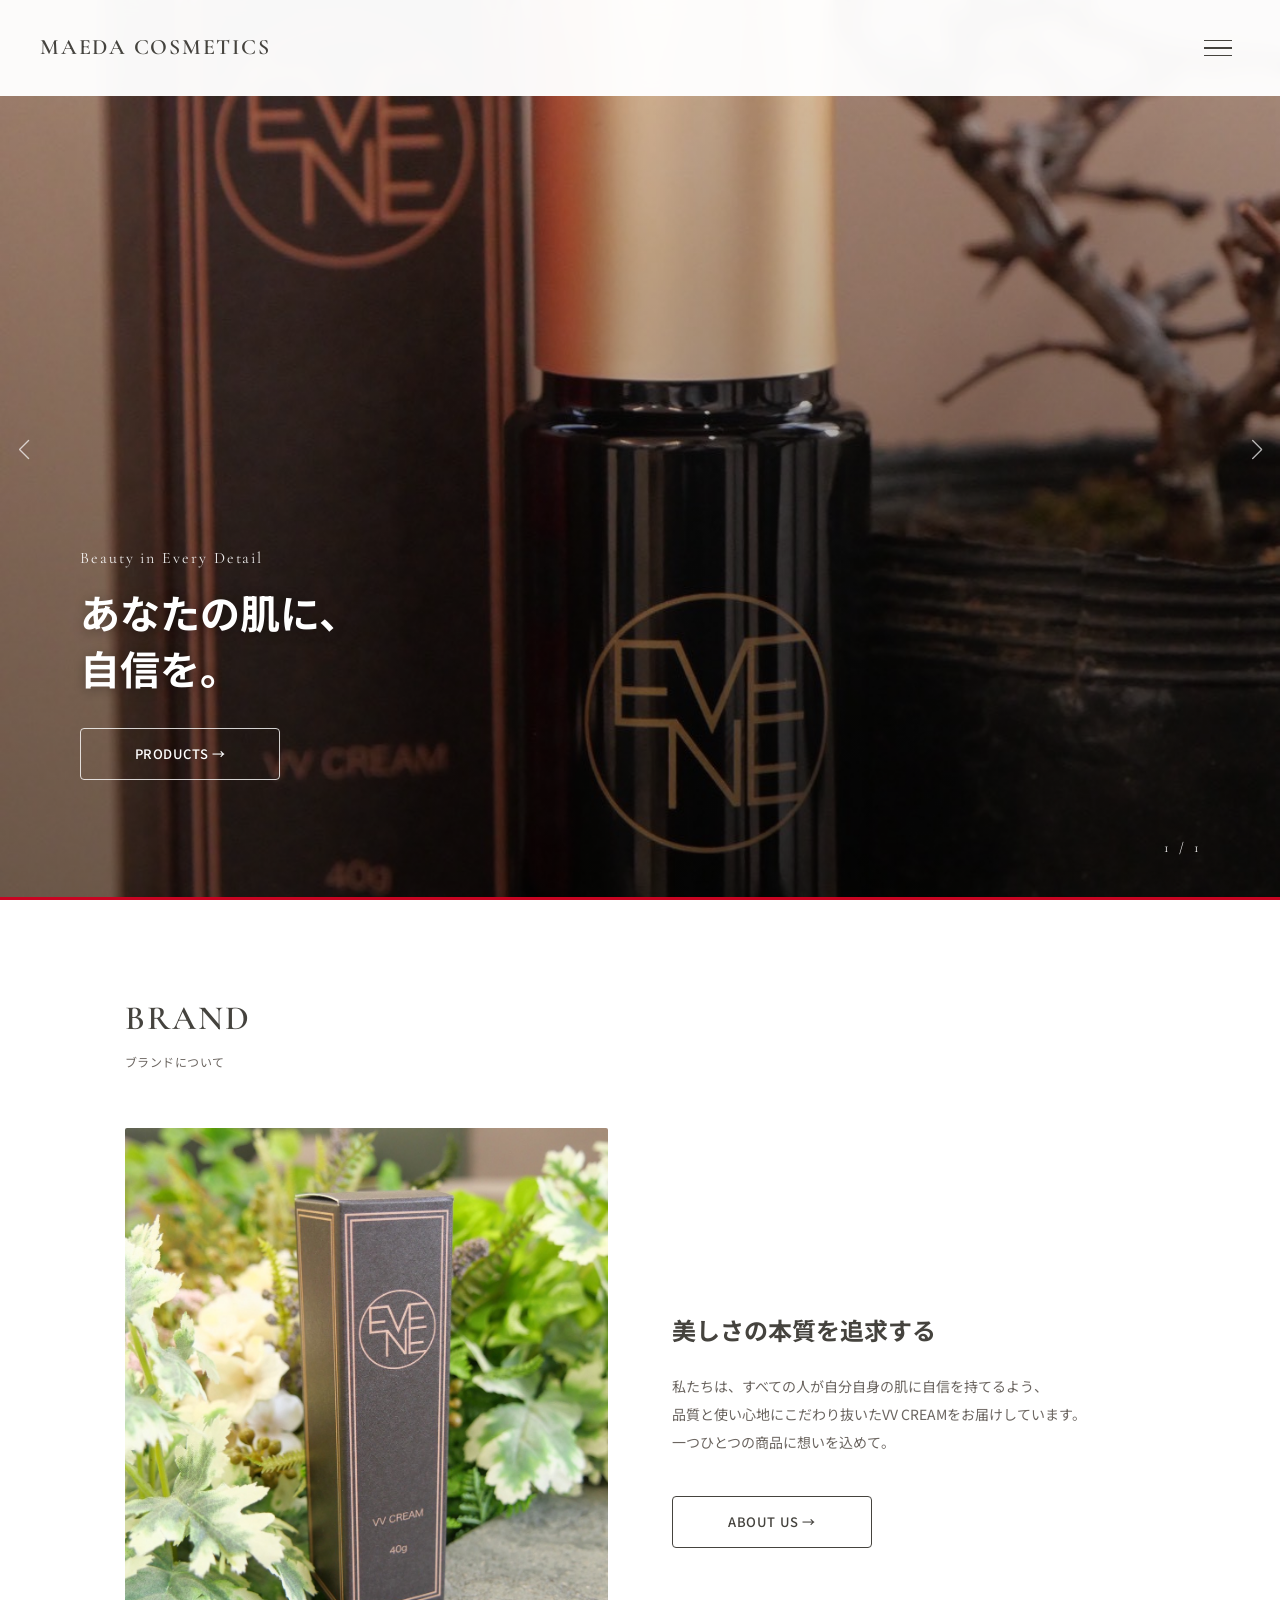
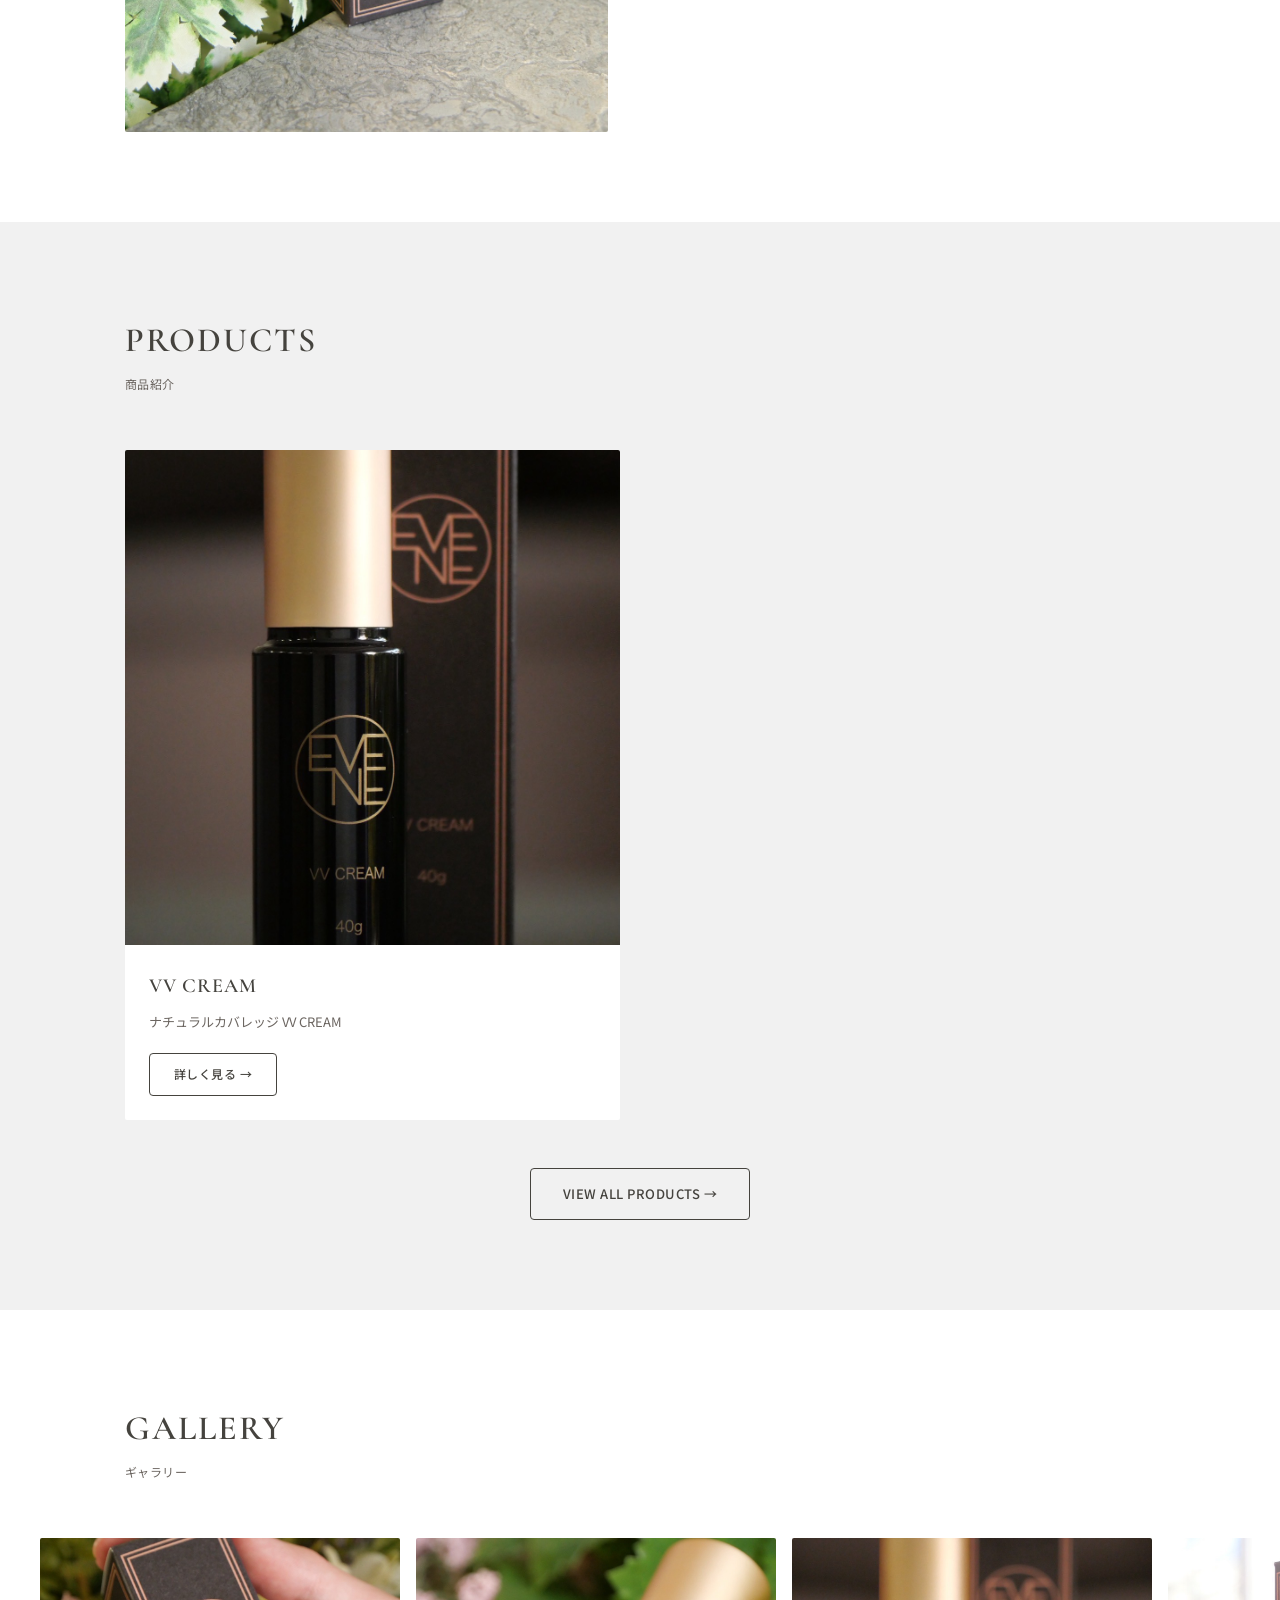
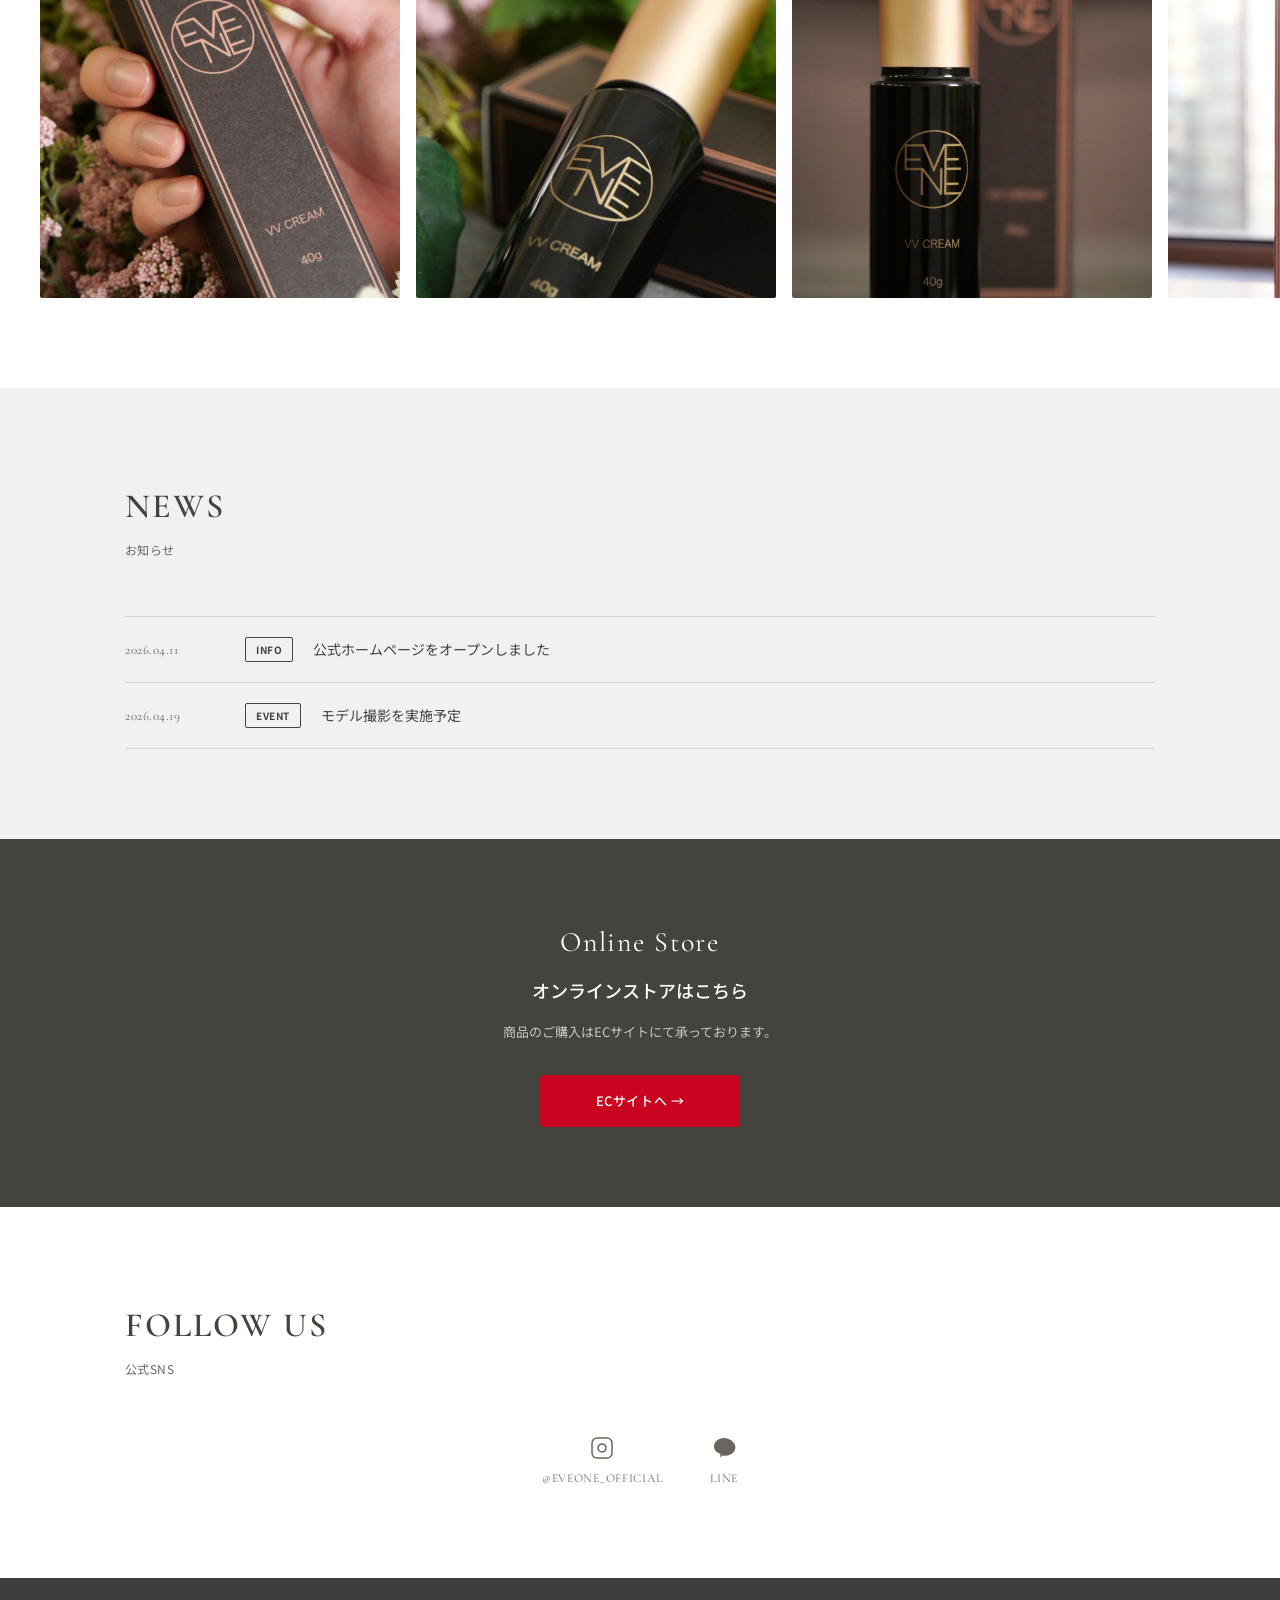
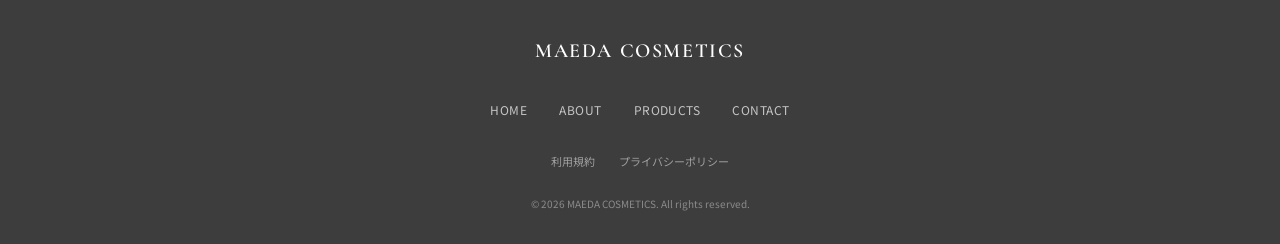
<file: index.html>
<!--
  ============================================================
  MAEDA COSMETICS トップページ
  ============================================================
  ■ 目的：VV CREAM販売会社のコーポレートサイト トップ
  ■ 参考：資生堂ホームページ（画像多用・余白大・高級感）
  ■ 構成：ヒーロー → ブランド → 商品 → ギャラリー → ニュース → CTA → SNS
  ■ 技術：HTML5 + CSS3 + Swiper.js（カルーセル）
  ■ 編集：.cursorrules に詳細な編集ガイドあり

  【編集が必要な箇所】
  - ECサイトURL：CTAセクションの href="#" を実際のURLに
  - Instagram URL：SNSセクションの href="#" を実際のURLに
  - 公式LINE URL：SNSセクションの href="#" を実際のURLに
  - 商品追加：products-grid 内に product-card を複製して追加可能
  - ニュース追加：news-list 内に news-item を追加
  ============================================================
-->
<!DOCTYPE html>
<html lang="ja">
<head>
  <meta charset="UTF-8" />
  <meta name="viewport" content="width=device-width, initial-scale=1.0" />
  <title>MAEDA COSMETICS | VV CREAM</title>
  <meta name="description" content="こだわり抜いたVV CREAMで、あなたの美しさを引き出す。MAEDA COSMETICS 公式サイト。" />
  <link rel="preconnect" href="https://fonts.googleapis.com" />
  <link rel="preconnect" href="https://fonts.gstatic.com" crossorigin />
  <link href="https://fonts.googleapis.com/css2?family=Cormorant+Garamond:wght@400;500;600;700&family=Noto+Sans+JP:wght@300;400;500;700&display=swap" rel="stylesheet" />
  <link rel="stylesheet" href="https://cdn.jsdelivr.net/npm/swiper@11/swiper-bundle.min.css" />
  <link rel="stylesheet" href="assets/css/style.css" />
</head>
<body>

  <!-- ヘッダー -->
  <header id="header">
    <div class="header-wrap">
      <a href="index.html" class="header-logo" aria-label="MAEDA COSMETICS トップへ">
        <span class="logo-text">MAEDA COSMETICS</span>
      </a>
      <button class="menu-toggle" id="menuToggle" aria-label="メニューを開く" aria-expanded="false">
        <span class="menu-bar"></span>
        <span class="menu-bar"></span>
        <span class="menu-bar"></span>
      </button>
    </div>
  </header>

  <!-- フルスクリーンナビ -->
  <nav class="fullscreen-nav" id="fullscreenNav" aria-hidden="true">
    <ul class="nav-list">
      <li><a href="index.html" class="nav-link">HOME</a></li>
      <li><a href="about.html" class="nav-link">ABOUT</a></li>
      <li><a href="products.html" class="nav-link">PRODUCTS</a></li>
      <li><a href="contact.html" class="nav-link">CONTACT</a></li>
    </ul>
  </nav>

  <!-- ヒーロー (Swiper カルーセル) -->
  <section class="hero">
    <div class="swiper hero-swiper">
      <div class="swiper-wrapper">
        <div class="swiper-slide">
          <div class="hero-slide">
            <img src="assets/images/LINE_ALBUM_20260314_260411_8.jpg" alt="EVENE VV CREAM — ラグジュアリーな暖色ライティング" class="hero-img" loading="eager" />
            <div class="hero-overlay"></div>
            <div class="hero-content">
              <p class="hero-sub-en">Beauty in Every Detail</p>
              <h1 class="hero-title">あなたの肌に、<br />自信を。</h1>
              <a href="products.html" class="btn btn-outline-white">PRODUCTS →</a>
            </div>
          </div>
        </div>
        <div class="swiper-slide">
          <div class="hero-slide">
            <img src="assets/images/LINE_ALBUM_20260314_260411_103.jpg" alt="EVENE VV CREAM — ダークトーン×ゴールド" class="hero-img" loading="lazy" />
            <div class="hero-overlay"></div>
            <div class="hero-content">
              <p class="hero-sub-en">Natural Coverage, Lasting Confidence</p>
              <h1 class="hero-title">自然な仕上がりで、<br />一日中美しく。</h1>
              <a href="products.html" class="btn btn-outline-white">VIEW MORE →</a>
            </div>
          </div>
        </div>
        <div class="swiper-slide">
          <div class="hero-slide">
            <img src="assets/images/LINE_ALBUM_20260314_260411_215.jpg" alt="EVENE VV CREAM — 和の高級感" class="hero-img" loading="lazy" />
            <div class="hero-overlay"></div>
            <div class="hero-content">
              <p class="hero-sub-en">Crafted with Care</p>
              <h1 class="hero-title">こだわり抜いた<br />一本を。</h1>
              <a href="about.html" class="btn btn-outline-white">OUR STORY →</a>
            </div>
          </div>
        </div>
      </div>
      <div class="hero-pagination">
        <span class="hero-current">1</span>
        <span class="hero-sep">/</span>
        <span class="hero-total">3</span>
      </div>
      <div class="hero-progress"><div class="hero-progress-bar"></div></div>
      <div class="swiper-button-prev hero-prev"></div>
      <div class="swiper-button-next hero-next"></div>
    </div>
  </section>

  <!-- ブランドメッセージ -->
  <section class="section section-brand">
    <div class="container">
      <div class="section-header">
        <h2 class="section-title-en">BRAND</h2>
        <p class="section-title-ja">ブランドについて</p>
      </div>
      <div class="brand-content reveal">
        <div class="brand-image">
          <img src="assets/images/LINE_ALBUM_20260314_260411_66.jpg" alt="ナチュラル素材と商品" loading="lazy" />
        </div>
        <div class="brand-text">
          <h3 class="brand-heading">美しさの本質を追求する</h3>
          <p class="brand-desc">
            私たちは、すべての人が自分自身の肌に自信を持てるよう、<br />
            品質と使い心地にこだわり抜いたVV CREAMをお届けしています。<br />
            一つひとつの商品に想いを込めて。
          </p>
          <a href="about.html" class="btn btn-outline">ABOUT US →</a>
        </div>
      </div>
    </div>
  </section>

  <!-- 商品紹介 -->
  <section class="section section-products section-muted">
    <div class="container">
      <div class="section-header">
        <h2 class="section-title-en">PRODUCTS</h2>
        <p class="section-title-ja">商品紹介</p>
      </div>
      <div class="products-grid reveal">
        <div class="product-card">
          <div class="product-img-wrap">
            <img src="assets/images/LINE_ALBUM_20260314_260411_111.jpg" alt="EVENE VV CREAM 商品写真" loading="lazy" />
          </div>
          <div class="product-info">
            <h3 class="product-name">VV CREAM</h3>
            <p class="product-desc">ナチュラルカバレッジ VV CREAM</p>
            <a href="products.html" class="btn btn-outline btn-sm">詳しく見る →</a>
          </div>
        </div>
      </div>
      <div class="products-cta">
        <a href="products.html" class="btn btn-outline">VIEW ALL PRODUCTS →</a>
      </div>
    </div>
  </section>

  <!-- ギャラリー (水平スクロール) -->
  <section class="section section-gallery">
    <div class="container">
      <div class="section-header">
        <h2 class="section-title-en">GALLERY</h2>
        <p class="section-title-ja">ギャラリー</p>
      </div>
    </div>
    <div class="swiper gallery-swiper reveal">
      <div class="swiper-wrapper">
        <div class="swiper-slide gallery-slide">
          <img src="assets/images/LINE_ALBUM_20260314_260411_14.jpg" alt="花背景×パッケージ" loading="lazy" />
        </div>
        <div class="swiper-slide gallery-slide">
          <img src="assets/images/LINE_ALBUM_20260314_260411_40.jpg" alt="グリーン背景×商品セット" loading="lazy" />
        </div>
        <div class="swiper-slide gallery-slide">
          <img src="assets/images/LINE_ALBUM_20260314_260411_173.jpg" alt="ゴールドロゴ クローズアップ" loading="lazy" />
        </div>
        <div class="swiper-slide gallery-slide">
          <img src="assets/images/LINE_ALBUM_20260314_260411_56.jpg" alt="窓辺のパッケージ" loading="lazy" />
        </div>
        <div class="swiper-slide gallery-slide">
          <img src="assets/images/LINE_ALBUM_20260314_260411_200.jpg" alt="植物背景×商品" loading="lazy" />
        </div>
      </div>
    </div>
  </section>

  <!-- お知らせ -->
  <section class="section section-news section-muted">
    <div class="container">
      <div class="section-header">
        <h2 class="section-title-en">NEWS</h2>
        <p class="section-title-ja">お知らせ</p>
      </div>
      <ul class="news-list reveal">
        <li class="news-item">
          <time class="news-date" datetime="2026-04-11">2026.04.11</time>
          <span class="news-tag">INFO</span>
          <a href="#" class="news-title">公式ホームページをオープンしました</a>
        </li>
        <li class="news-item">
          <time class="news-date" datetime="2026-04-19">2026.04.19</time>
          <span class="news-tag">EVENT</span>
          <a href="#" class="news-title">モデル撮影を実施予定</a>
        </li>
      </ul>
    </div>
  </section>

  <!-- CTA -->
  <section class="section section-cta">
    <div class="container">
      <div class="cta-inner reveal">
        <p class="cta-en">Online Store</p>
        <h2 class="cta-title">オンラインストアはこちら</h2>
        <p class="cta-desc">商品のご購入はECサイトにて承っております。</p>
        <a href="https://eveoneonline.com/" class="btn btn-filled" target="_blank" rel="noopener noreferrer">ECサイトへ →</a>
      </div>
    </div>
  </section>

  <!-- SNS -->
  <section class="section section-sns">
    <div class="container">
      <div class="section-header">
        <h2 class="section-title-en">FOLLOW US</h2>
        <p class="section-title-ja">公式SNS</p>
      </div>
      <div class="sns-links reveal">
        <a href="https://www.instagram.com/eveone_official/" class="sns-link" target="_blank" rel="noopener noreferrer" aria-label="Instagram">
          <svg width="24" height="24" fill="none" stroke="currentColor" stroke-width="1.5" viewBox="0 0 24 24"><rect x="2" y="2" width="20" height="20" rx="5"/><path d="M16 11.37A4 4 0 1 1 12.63 8 4 4 0 0 1 16 11.37z"/><line x1="17.5" y1="6.5" x2="17.51" y2="6.5"/></svg>
          <span>@EVEONE_OFFICIAL</span>
        </a>
        <a href="#" class="sns-link" target="_blank" rel="noopener noreferrer" aria-label="LINE">
          <svg width="24" height="24" fill="currentColor" viewBox="0 0 24 24"><path d="M12 2C6.48 2 2 5.82 2 10.5c0 3.31 2.62 6.18 6.5 7.35-.09.82-.5 3.05-.53 3.23 0 0-.01.08.04.11.05.03.11.01.11.01.15-.02 1.76-1.16 2.5-1.7.89.14 1.84.21 2.83.21 5.52 0 10-3.82 10-8.5S17.52 2 12 2z"/></svg>
          <span>LINE</span>
        </a>
      </div>
    </div>
  </section>

  <!-- フッター -->
  <footer id="footer">
    <div class="footer-inner">
      <div class="footer-brand">
        <span class="footer-logo">MAEDA COSMETICS</span>
      </div>
      <nav class="footer-nav">
        <a href="index.html">HOME</a>
        <a href="about.html">ABOUT</a>
        <a href="products.html">PRODUCTS</a>
        <a href="contact.html">CONTACT</a>
      </nav>
      <div class="footer-legal">
        <a href="#">利用規約</a>
        <a href="#">プライバシーポリシー</a>
      </div>
      <p class="footer-copy">&copy; 2026 MAEDA COSMETICS. All rights reserved.</p>
    </div>
    <button class="page-top" id="pageTop" aria-label="ページトップへ">↑</button>
  </footer>

  <script src="https://cdn.jsdelivr.net/npm/swiper@11/swiper-bundle.min.js"></script>
  <script src="assets/js/main.js"></script>
</body>
</html>
</file>
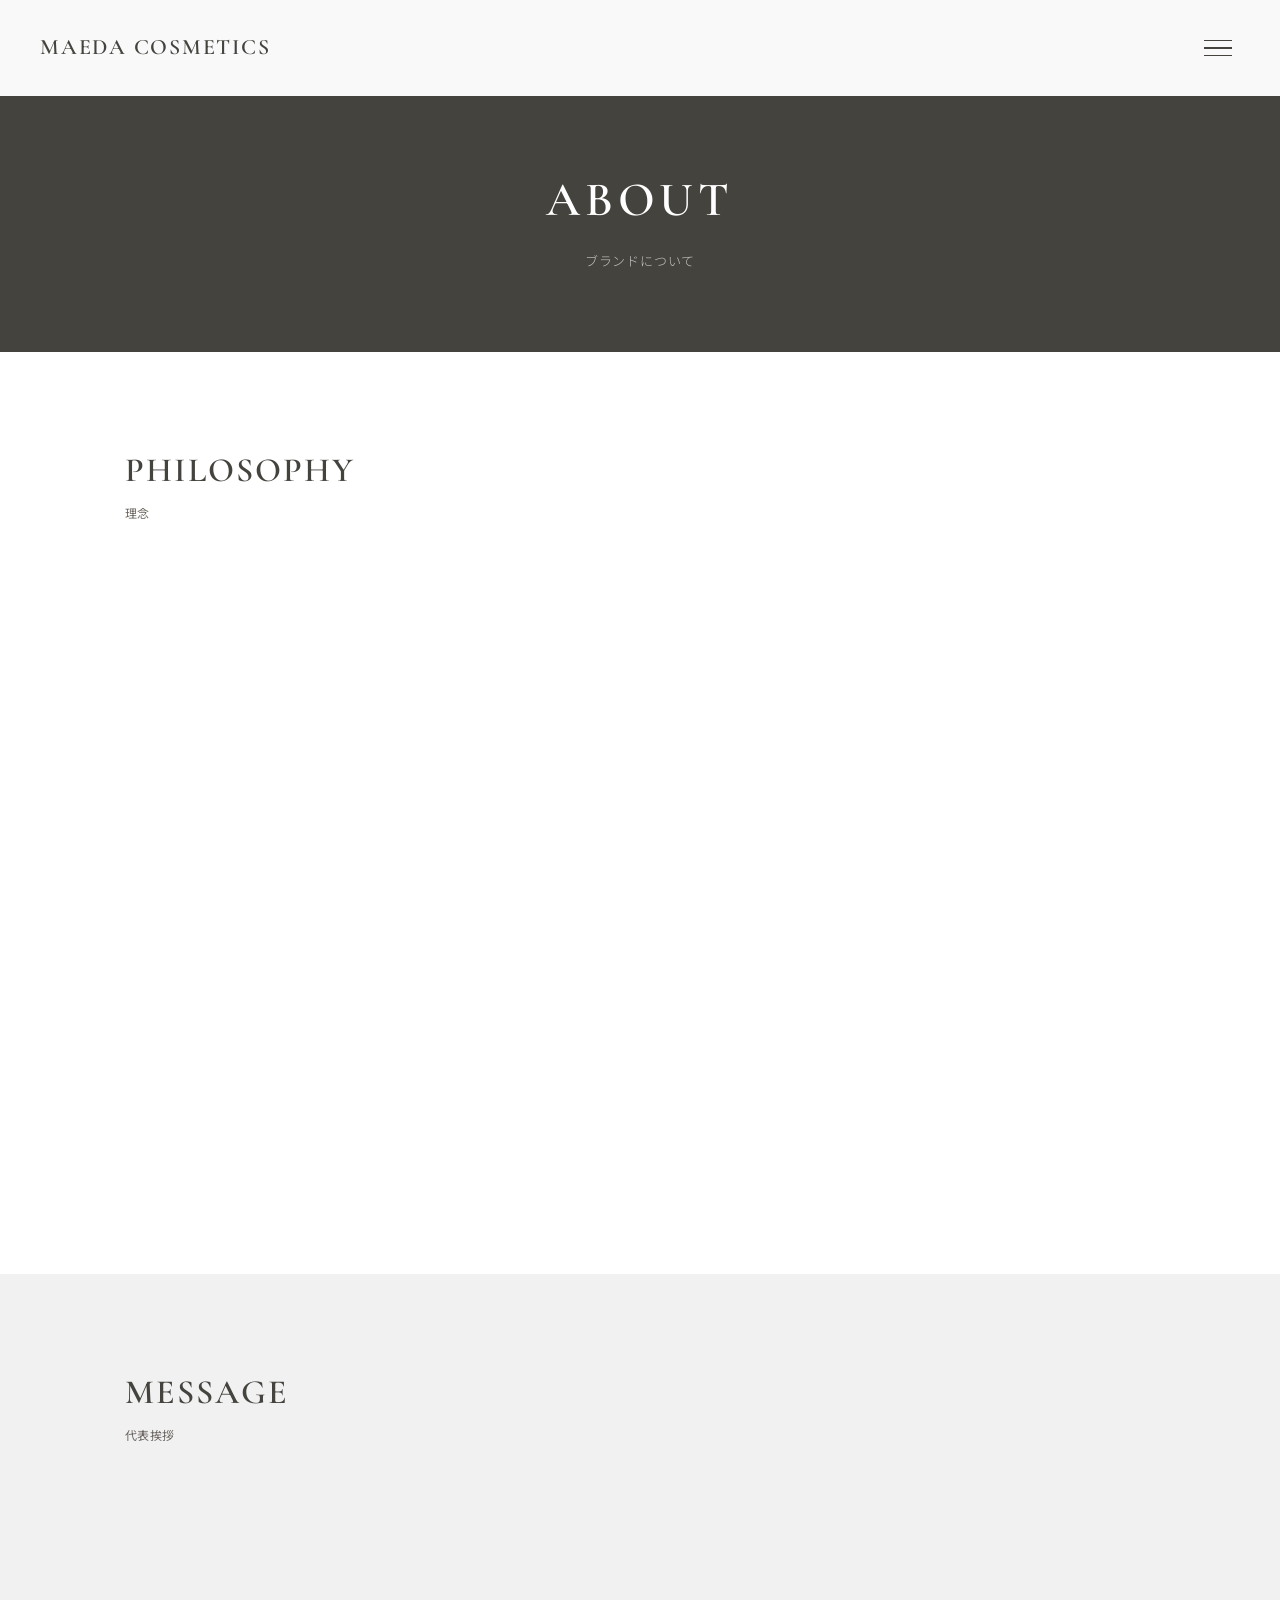
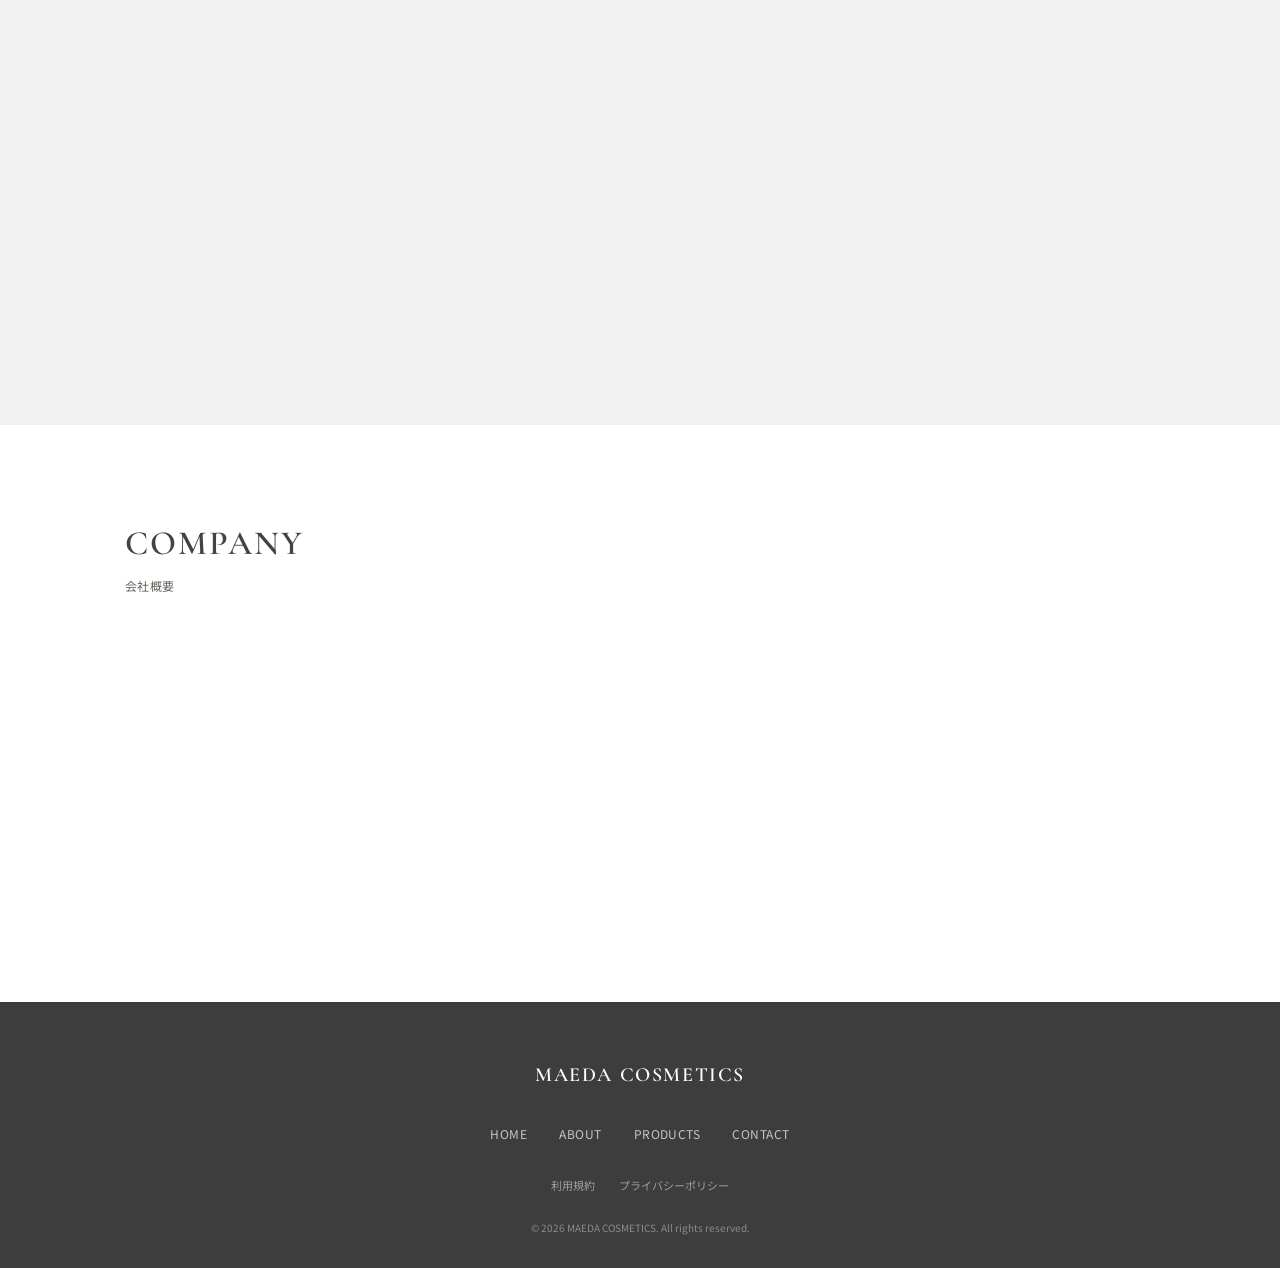
<file: about.html>
<!--
  ============================================================
  MAEDA COSMETICS 会社概要ページ
  ============================================================
  ■ 目的：企業理念・代表挨拶・会社情報を掲載
  ■ 構成：理念（PHILOSOPHY）→ 代表挨拶（MESSAGE）→ 会社概要（COMPANY）
  ■ 編集：テキスト・画像の差し替えが主な更新作業
  ============================================================
-->
<!DOCTYPE html>
<html lang="ja">
<head>
  <meta charset="UTF-8" />
  <meta name="viewport" content="width=device-width, initial-scale=1.0" />
  <title>ABOUT | MAEDA COSMETICS</title>
  <meta name="description" content="MAEDA COSMETICSの理念と代表挨拶。こだわり抜いたVV CREAMの背景にあるストーリーをお伝えします。" />
  <link rel="preconnect" href="https://fonts.googleapis.com" />
  <link rel="preconnect" href="https://fonts.gstatic.com" crossorigin />
  <link href="https://fonts.googleapis.com/css2?family=Cormorant+Garamond:wght@400;500;600;700&family=Noto+Sans+JP:wght@300;400;500;700&display=swap" rel="stylesheet" />
  <link rel="stylesheet" href="assets/css/style.css" />
  <link rel="stylesheet" href="assets/css/pages.css" />
</head>
<body>

  <!-- ヘッダー -->
  <header id="header">
    <div class="header-wrap">
      <a href="index.html" class="header-logo" aria-label="MAEDA COSMETICS トップへ">
        <span class="logo-text">MAEDA COSMETICS</span>
      </a>
      <button class="menu-toggle" id="menuToggle" aria-label="メニューを開く" aria-expanded="false">
        <span class="menu-bar"></span>
        <span class="menu-bar"></span>
        <span class="menu-bar"></span>
      </button>
    </div>
  </header>

  <nav class="fullscreen-nav" id="fullscreenNav" aria-hidden="true">
    <ul class="nav-list">
      <li><a href="index.html" class="nav-link">HOME</a></li>
      <li><a href="about.html" class="nav-link">ABOUT</a></li>
      <li><a href="products.html" class="nav-link">PRODUCTS</a></li>
      <li><a href="contact.html" class="nav-link">CONTACT</a></li>
    </ul>
  </nav>

  <!-- ページヒーロー -->
  <section class="page-hero">
    <div class="page-hero-inner">
      <h1 class="page-hero-title">ABOUT</h1>
      <p class="page-hero-sub">ブランドについて</p>
    </div>
  </section>

  <!-- 理念 -->
  <section class="section">
    <div class="container">
      <div class="section-header">
        <h2 class="section-title-en">PHILOSOPHY</h2>
        <p class="section-title-ja">理念</p>
      </div>
      <div class="about-philosophy reveal">
        <div class="about-philosophy-image">
          <img src="assets/images/LINE_ALBUM_20260314_260411_115.jpg" alt="理念イメージ" loading="lazy" />
        </div>
        <div class="about-philosophy-text">
          <h3 class="about-heading">すべての人の肌に、自信と輝きを。</h3>
          <p class="about-desc">
            私たちMAEDA COSMETICSは、「美しさは一人ひとり違う」という信念のもと、
            すべての方が自分の肌に自信を持てるプロダクトを追求しています。
          </p>
          <p class="about-desc">
            素材の選定から処方の設計、使い心地の検証まで、
            妥協のないものづくりで、日々の暮らしに寄り添うコスメをお届けします。
          </p>
        </div>
      </div>
    </div>
  </section>

  <!-- 代表挨拶 -->
  <section class="section section-muted">
    <div class="container">
      <div class="section-header">
        <h2 class="section-title-en">MESSAGE</h2>
        <p class="section-title-ja">代表挨拶</p>
      </div>
      <div class="about-message reveal">
        <div class="about-message-image">
          <img src="assets/images/LINE_ALBUM_20260314_260411_159.jpg" alt="代表挨拶イメージ" loading="lazy" />
        </div>
        <div class="about-message-text">
          <p class="about-desc">
            はじめまして、MAEDA COSMETICSの前田です。
          </p>
          <p class="about-desc">
            「自分に合うVV CREAMがない」——そんな自身の経験から、
            このブランドを立ち上げました。
            肌に本当に良いものを、手の届く価格で。
            その想いを一本に込めてお届けします。
          </p>
          <p class="about-sign">前田</p>
        </div>
      </div>
    </div>
  </section>

  <!-- 会社概要 -->
  <section class="section">
    <div class="container">
      <div class="section-header">
        <h2 class="section-title-en">COMPANY</h2>
        <p class="section-title-ja">会社概要</p>
      </div>
      <table class="company-table reveal">
        <tr><th>会社名</th><td>MAEDA COSMETICS</td></tr>
        <tr><th>代表</th><td>前田</td></tr>
        <tr><th>事業内容</th><td>化粧品の企画・販売</td></tr>
        <tr><th>公式サイト</th><td><a href="index.html">https://maeda-cosmetics.com</a></td></tr>
      </table>
    </div>
  </section>

  <!-- フッター -->
  <footer id="footer">
    <div class="footer-inner">
      <div class="footer-brand">
        <span class="footer-logo">MAEDA COSMETICS</span>
      </div>
      <nav class="footer-nav">
        <a href="index.html">HOME</a>
        <a href="about.html">ABOUT</a>
        <a href="products.html">PRODUCTS</a>
        <a href="contact.html">CONTACT</a>
      </nav>
      <div class="footer-legal">
        <a href="#">利用規約</a>
        <a href="#">プライバシーポリシー</a>
      </div>
      <p class="footer-copy">&copy; 2026 MAEDA COSMETICS. All rights reserved.</p>
    </div>
    <button class="page-top" id="pageTop" aria-label="ページトップへ">↑</button>
  </footer>

  <script src="assets/js/main.js"></script>
</body>
</html>
</file>
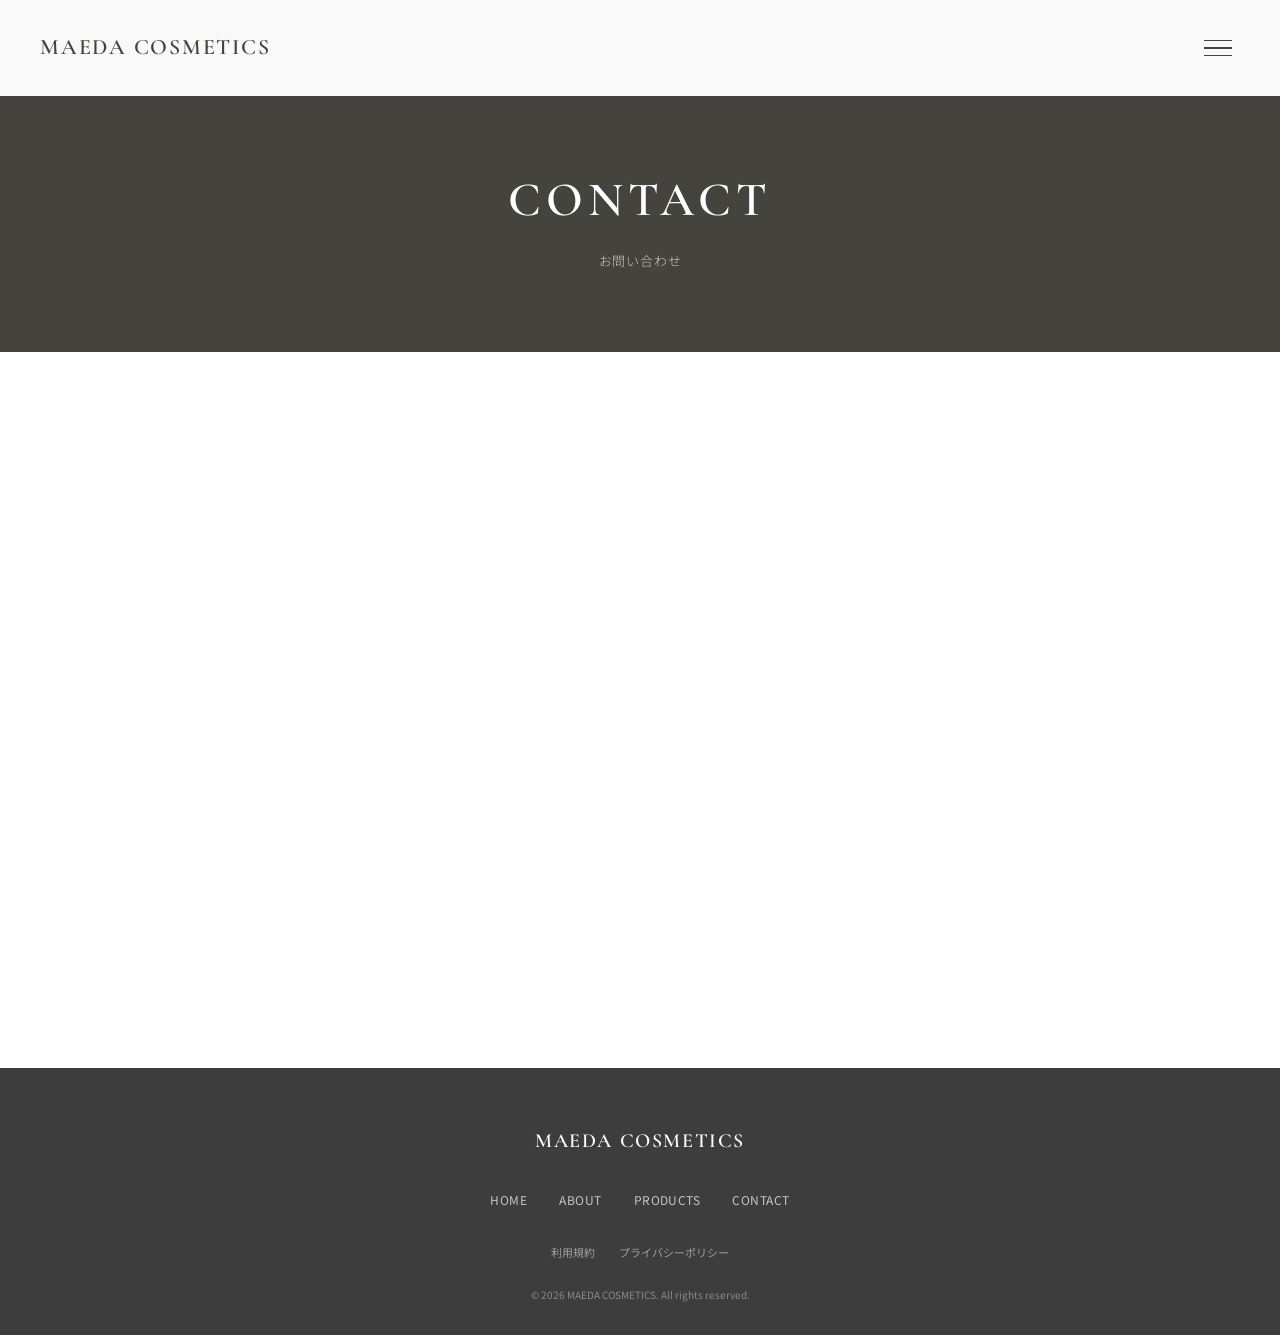
<file: contact.html>
<!--
  ============================================================
  MAEDA COSMETICS お問い合わせページ
  ============================================================
  ■ 目的：Googleフォーム＋公式LINEでお問い合わせを受け付ける
  ■ 編集：
    - Googleフォーム：コメントアウトされたiframeのsrcにフォームURLを入れ、
      form-placeholderのdivを削除してiframeのコメントを外す
    - 公式LINE：btn-lineの href="#" を実際のLINE URLに差し替え
  ============================================================
-->
<!DOCTYPE html>
<html lang="ja">
<head>
  <meta charset="UTF-8" />
  <meta name="viewport" content="width=device-width, initial-scale=1.0" />
  <title>CONTACT | MAEDA COSMETICS</title>
  <meta name="description" content="MAEDA COSMETICSへのお問い合わせはこちらから。" />
  <link rel="preconnect" href="https://fonts.googleapis.com" />
  <link rel="preconnect" href="https://fonts.gstatic.com" crossorigin />
  <link href="https://fonts.googleapis.com/css2?family=Cormorant+Garamond:wght@400;500;600;700&family=Noto+Sans+JP:wght@300;400;500;700&display=swap" rel="stylesheet" />
  <link rel="stylesheet" href="assets/css/style.css" />
  <link rel="stylesheet" href="assets/css/pages.css" />
</head>
<body>

  <!-- ヘッダー -->
  <header id="header">
    <div class="header-wrap">
      <a href="index.html" class="header-logo" aria-label="MAEDA COSMETICS トップへ">
        <span class="logo-text">MAEDA COSMETICS</span>
      </a>
      <button class="menu-toggle" id="menuToggle" aria-label="メニューを開く" aria-expanded="false">
        <span class="menu-bar"></span>
        <span class="menu-bar"></span>
        <span class="menu-bar"></span>
      </button>
    </div>
  </header>

  <nav class="fullscreen-nav" id="fullscreenNav" aria-hidden="true">
    <ul class="nav-list">
      <li><a href="index.html" class="nav-link">HOME</a></li>
      <li><a href="about.html" class="nav-link">ABOUT</a></li>
      <li><a href="products.html" class="nav-link">PRODUCTS</a></li>
      <li><a href="contact.html" class="nav-link">CONTACT</a></li>
    </ul>
  </nav>

  <!-- ページヒーロー -->
  <section class="page-hero">
    <div class="page-hero-inner">
      <h1 class="page-hero-title">CONTACT</h1>
      <p class="page-hero-sub">お問い合わせ</p>
    </div>
  </section>

  <!-- お問い合わせ方法 -->
  <section class="section">
    <div class="container">
      <div class="contact-intro reveal">
        <p class="contact-lead">
          商品に関するご質問やお問い合わせは、<br />
          以下のフォームまたは公式LINEよりお気軽にご連絡ください。
        </p>
      </div>

      <div class="contact-methods reveal">
        <!-- Googleフォーム -->
        <div class="contact-card">
          <div class="contact-card-header">
            <h2 class="section-title-en" style="font-size:2.4rem;">FORM</h2>
            <p class="section-title-ja">お問い合わせフォーム</p>
          </div>
          <div class="contact-form-wrap">
            <!-- Googleフォーム埋め込みエリア -->
            <div class="form-placeholder">
              <p>Googleフォームがここに埋め込まれます</p>
              <p class="form-placeholder-note">※ 実際のGoogleフォームURLを取得後、iframeを設置します</p>
            </div>
            <!--
            <iframe
              src="YOUR_GOOGLE_FORM_URL"
              width="100%"
              height="800"
              frameborder="0"
              marginheight="0"
              marginwidth="0"
              title="お問い合わせフォーム"
            >読み込んでいます…</iframe>
            -->
          </div>
        </div>

        <!-- LINE -->
        <div class="contact-card">
          <div class="contact-card-header">
            <h2 class="section-title-en" style="font-size:2.4rem;">LINE</h2>
            <p class="section-title-ja">公式LINE</p>
          </div>
          <div class="contact-line">
            <p class="contact-line-desc">
              お気軽にメッセージをお送りください。<br />
              商品に関するご相談も受け付けております。
            </p>
            <a href="#" class="btn btn-line" target="_blank" rel="noopener noreferrer">
              <svg width="24" height="24" fill="currentColor" viewBox="0 0 24 24"><path d="M12 2C6.48 2 2 5.82 2 10.5c0 3.31 2.62 6.18 6.5 7.35-.09.82-.5 3.05-.53 3.23 0 0-.01.08.04.11.05.03.11.01.11.01.15-.02 1.76-1.16 2.5-1.7.89.14 1.84.21 2.83.21 5.52 0 10-3.82 10-8.5S17.52 2 12 2z"/></svg>
              LINEで問い合わせる
            </a>
          </div>
        </div>
      </div>
    </div>
  </section>

  <!-- フッター -->
  <footer id="footer">
    <div class="footer-inner">
      <div class="footer-brand">
        <span class="footer-logo">MAEDA COSMETICS</span>
      </div>
      <nav class="footer-nav">
        <a href="index.html">HOME</a>
        <a href="about.html">ABOUT</a>
        <a href="products.html">PRODUCTS</a>
        <a href="contact.html">CONTACT</a>
      </nav>
      <div class="footer-legal">
        <a href="#">利用規約</a>
        <a href="#">プライバシーポリシー</a>
      </div>
      <p class="footer-copy">&copy; 2026 MAEDA COSMETICS. All rights reserved.</p>
    </div>
    <button class="page-top" id="pageTop" aria-label="ページトップへ">↑</button>
  </footer>

  <script src="assets/js/main.js"></script>
</body>
</html>
</file>
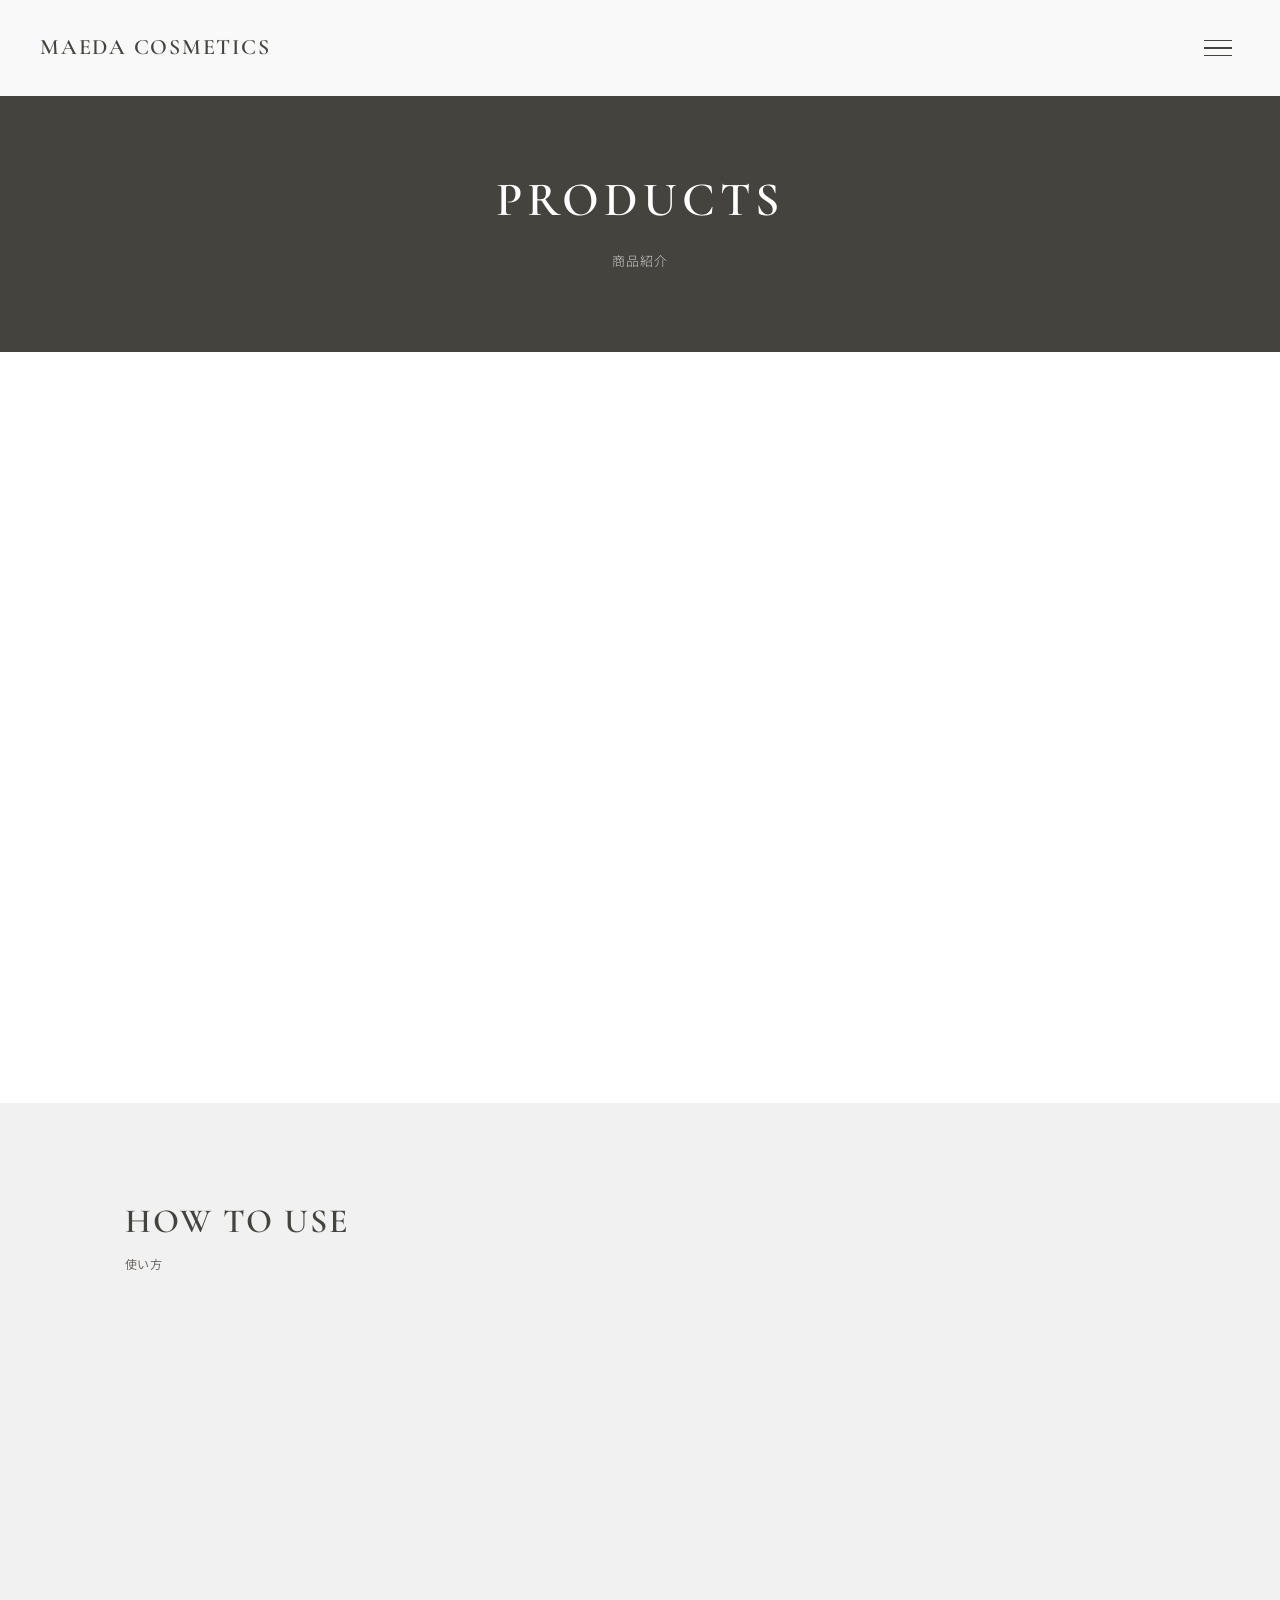
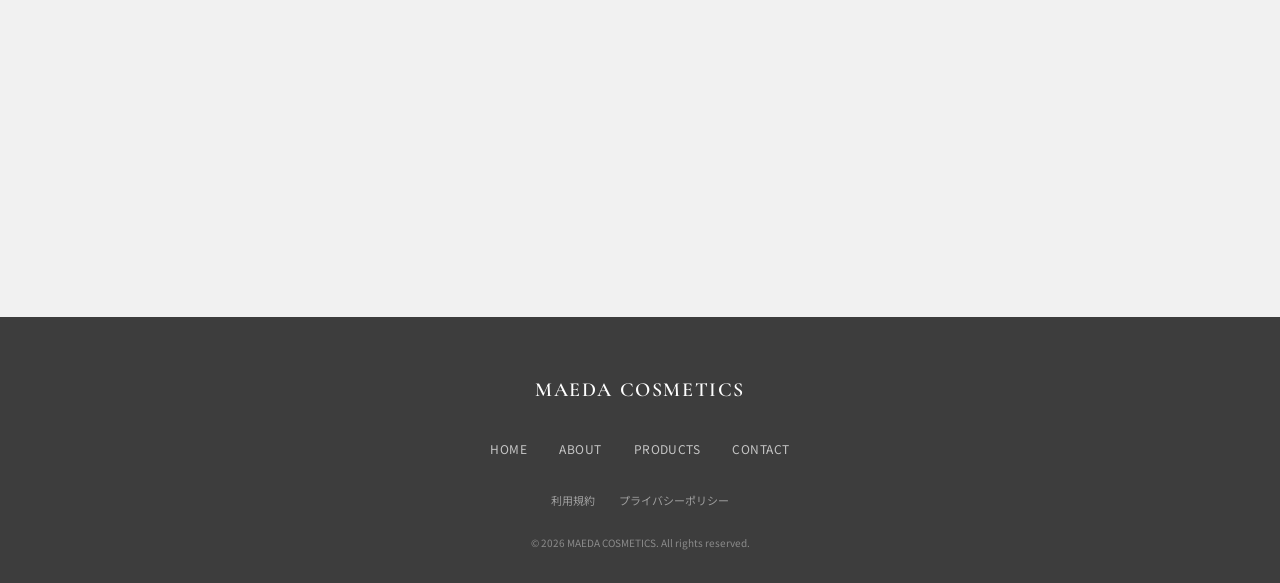
<file: products.html>
<!--
  ============================================================
  MAEDA COSMETICS 商品紹介ページ
  ============================================================
  ■ 目的：VV CREAMの詳細情報・使い方を紹介し、ECサイトへ誘導
  ■ 構成：商品詳細（画像切替＋スペック）→ 使い方（HOW TO USE 3ステップ）
  ■ 編集：
    - ECサイトURL：「ECサイトで購入する」ボタンの href="#" を差し替え
    - 商品追加：このページを複製して新商品ページを作成可能
    - サムネイル：data-src属性の画像パスを変更で差し替え
  ============================================================
-->
<!DOCTYPE html>
<html lang="ja">
<head>
  <meta charset="UTF-8" />
  <meta name="viewport" content="width=device-width, initial-scale=1.0" />
  <title>PRODUCTS | MAEDA COSMETICS</title>
  <meta name="description" content="MAEDA COSMETICSのVV CREAM商品紹介。こだわりの成分と使い方をご紹介します。" />
  <link rel="preconnect" href="https://fonts.googleapis.com" />
  <link rel="preconnect" href="https://fonts.gstatic.com" crossorigin />
  <link href="https://fonts.googleapis.com/css2?family=Cormorant+Garamond:wght@400;500;600;700&family=Noto+Sans+JP:wght@300;400;500;700&display=swap" rel="stylesheet" />
  <link rel="stylesheet" href="assets/css/style.css" />
  <link rel="stylesheet" href="assets/css/pages.css" />
</head>
<body>

  <!-- ヘッダー -->
  <header id="header">
    <div class="header-wrap">
      <a href="index.html" class="header-logo" aria-label="MAEDA COSMETICS トップへ">
        <span class="logo-text">MAEDA COSMETICS</span>
      </a>
      <button class="menu-toggle" id="menuToggle" aria-label="メニューを開く" aria-expanded="false">
        <span class="menu-bar"></span>
        <span class="menu-bar"></span>
        <span class="menu-bar"></span>
      </button>
    </div>
  </header>

  <nav class="fullscreen-nav" id="fullscreenNav" aria-hidden="true">
    <ul class="nav-list">
      <li><a href="index.html" class="nav-link">HOME</a></li>
      <li><a href="about.html" class="nav-link">ABOUT</a></li>
      <li><a href="products.html" class="nav-link">PRODUCTS</a></li>
      <li><a href="contact.html" class="nav-link">CONTACT</a></li>
    </ul>
  </nav>

  <!-- ページヒーロー -->
  <section class="page-hero">
    <div class="page-hero-inner">
      <h1 class="page-hero-title">PRODUCTS</h1>
      <p class="page-hero-sub">商品紹介</p>
    </div>
  </section>

  <!-- 商品メイン -->
  <section class="section">
    <div class="container">
      <div class="product-detail reveal">
        <div class="product-detail-gallery">
          <div class="product-main-image">
            <img src="assets/images/LINE_ALBUM_20260314_260411_4.jpg" alt="EVENE VV CREAM メイン" loading="lazy" id="productMainImg" />
          </div>
          <div class="product-thumbnails">
            <button class="product-thumb active" data-src="assets/images/LINE_ALBUM_20260314_260411_4.jpg">
              <img src="assets/images/LINE_ALBUM_20260314_260411_4.jpg" alt="商品セット正面" />
            </button>
            <button class="product-thumb" data-src="assets/images/LINE_ALBUM_20260314_260411_43.jpg">
              <img src="assets/images/LINE_ALBUM_20260314_260411_43.jpg" alt="パッケージ箱正面" />
            </button>
            <button class="product-thumb" data-src="assets/images/LINE_ALBUM_20260314_260411_22.jpg">
              <img src="assets/images/LINE_ALBUM_20260314_260411_22.jpg" alt="ボトル質感クローズアップ" />
            </button>
          </div>
        </div>
        <div class="product-detail-info">
          <p class="product-category">VV CREAM</p>
          <h2 class="product-detail-name">VV CREAM</h2>
          <p class="product-detail-desc">
            肌なじみの良いテクスチャで、自然なカバー力を実現。
            日常使いはもちろん、特別な日にも頼れる一本。
            スキンケア成分配合で、メイクしながら肌を整えます。
          </p>
          <div class="product-features">
            <div class="feature-item">
              <span class="feature-label">カバー力</span>
              <span class="feature-value">ナチュラル〜ミディアム</span>
            </div>
            <div class="feature-item">
              <span class="feature-label">仕上がり</span>
              <span class="feature-value">セミマット / ツヤ</span>
            </div>
            <div class="feature-item">
              <span class="feature-label">SPF</span>
              <span class="feature-value">SPF30 PA++</span>
            </div>
          </div>
          <a href="https://eveoneonline.com/" class="btn btn-filled" target="_blank" rel="noopener noreferrer">ECサイトで購入する →</a>
        </div>
      </div>
    </div>
  </section>

  <!-- 使い方 -->
  <section class="section section-muted">
    <div class="container">
      <div class="section-header">
        <h2 class="section-title-en">HOW TO USE</h2>
        <p class="section-title-ja">使い方</p>
      </div>
      <div class="howto-steps reveal">
        <div class="howto-step">
          <div class="howto-number">01</div>
          <div class="howto-img-wrap">
            <img src="assets/images/LINE_ALBUM_20260314_260411_20.jpg" alt="STEP 1 — 手に取る" loading="lazy" />
          </div>
          <h3 class="howto-title">適量を手に取る</h3>
          <p class="howto-desc">パール粒大を手の甲に取り、指先で温めてなじませます。</p>
        </div>
        <div class="howto-step">
          <div class="howto-number">02</div>
          <div class="howto-img-wrap">
            <img src="assets/images/LINE_ALBUM_20260314_260411_11.jpg" alt="STEP 2 — 肌になじませる" loading="lazy" />
          </div>
          <h3 class="howto-title">顔全体にのばす</h3>
          <p class="howto-desc">内側から外側へ向かって、薄くムラなくのばします。</p>
        </div>
        <div class="howto-step">
          <div class="howto-number">03</div>
          <div class="howto-img-wrap">
            <img src="assets/images/LINE_ALBUM_20260314_260411_216.jpg" alt="STEP 3 — 仕上げ" loading="lazy" />
          </div>
          <h3 class="howto-title">仕上げ</h3>
          <p class="howto-desc">気になる部分には重ね付け。スポンジで軽く押さえると密着力がアップ。</p>
        </div>
      </div>
    </div>
  </section>

  <!-- フッター -->
  <footer id="footer">
    <div class="footer-inner">
      <div class="footer-brand">
        <span class="footer-logo">MAEDA COSMETICS</span>
      </div>
      <nav class="footer-nav">
        <a href="index.html">HOME</a>
        <a href="about.html">ABOUT</a>
        <a href="products.html">PRODUCTS</a>
        <a href="contact.html">CONTACT</a>
      </nav>
      <div class="footer-legal">
        <a href="#">利用規約</a>
        <a href="#">プライバシーポリシー</a>
      </div>
      <p class="footer-copy">&copy; 2026 MAEDA COSMETICS. All rights reserved.</p>
    </div>
    <button class="page-top" id="pageTop" aria-label="ページトップへ">↑</button>
  </footer>

  <script src="assets/js/main.js"></script>
  <script>
    // Product thumbnail switcher
    document.querySelectorAll('.product-thumb').forEach(thumb => {
      thumb.addEventListener('click', () => {
        const mainImg = document.getElementById('productMainImg');
        mainImg.src = thumb.dataset.src;
        document.querySelectorAll('.product-thumb').forEach(t => t.classList.remove('active'));
        thumb.classList.add('active');
      });
    });
  </script>
</body>
</html>
</file>
<file: assets/css/style.css>
/* ===================================================
   MAEDA COSMETICS — 資生堂風 高級感デザイン
   =================================================== */

/* --- CSS Variables --- */
:root {
  --color-text: #45433E;
  --color-text-light: #6B6560;
  --color-bg: #FFFFFF;
  --color-bg-muted: #F1F1F1;
  --color-accent: #C80421;
  --color-accent-hover: #D0576A;
  --color-footer-bg: #3D3D3D;
  --color-footer-text: #FFFFFF;
  --color-border: #45433E;
  --color-border-light: #D5D3CE;
  --font-en: 'Cormorant Garamond', 'Times New Roman', serif;
  --font-ja: 'Noto Sans JP', 'Hiragino Kaku Gothic ProN', 'Yu Gothic', sans-serif;
  --max-width: 1110px;
  --header-height: 96px;
  --header-height-small: 64px;
  --section-padding: 90px;
  --transition-base: 0.4s cubic-bezier(0, 0, 0.25, 1);
}

/* --- Reset --- */
*, *::before, *::after {
  box-sizing: border-box;
  margin: 0;
  padding: 0;
}

html {
  font-size: 62.5%;
  scroll-behavior: smooth;
}

body {
  font-family: var(--font-ja);
  font-size: 1.4rem;
  line-height: 1.7;
  color: var(--color-text);
  background: var(--color-bg);
  -webkit-font-smoothing: antialiased;
  -moz-osx-font-smoothing: grayscale;
}

img {
  max-width: 100%;
  height: auto;
  display: block;
}

a {
  color: inherit;
  text-decoration: none;
  transition: color var(--transition-base), opacity var(--transition-base);
}

ul { list-style: none; }

/* --- Container --- */
.container {
  max-width: var(--max-width);
  margin: 0 auto;
  padding: 0 40px;
}

/* --- Section --- */
.section {
  padding: var(--section-padding) 0;
}

.section-muted {
  background: var(--color-bg-muted);
}

/* --- Section Header (英語大 + 日本語小) --- */
.section-header {
  margin-bottom: 56px;
}

.section-title-en {
  font-family: var(--font-en);
  font-size: 3.4rem;
  font-weight: 600;
  letter-spacing: 0.06em;
  color: var(--color-text);
  margin-bottom: 4px;
}

.section-title-ja {
  font-size: 1.2rem;
  font-weight: 400;
  color: var(--color-text-light);
  letter-spacing: 0.04em;
}

/* --- Buttons --- */
.btn {
  display: inline-flex;
  align-items: center;
  gap: 8px;
  font-family: var(--font-ja);
  font-size: 1.3rem;
  font-weight: 500;
  letter-spacing: 0.04em;
  padding: 14px 32px;
  border-radius: 4px;
  border: 1px solid var(--color-border);
  background: transparent;
  color: var(--color-text);
  cursor: pointer;
  transition: all var(--transition-base);
  text-decoration: none;
  min-width: 200px;
  justify-content: center;
}

.btn-outline:hover {
  background: var(--color-text);
  color: var(--color-bg);
}

.btn-outline-white {
  border-color: rgba(255,255,255,0.8);
  color: #fff;
  background: transparent;
}

.btn-outline-white:hover {
  background: #fff;
  color: var(--color-text);
}

.btn-filled {
  background: var(--color-accent);
  border-color: var(--color-accent);
  color: #fff;
}

.btn-filled:hover {
  opacity: 0.85;
}

.btn-sm {
  padding: 10px 24px;
  font-size: 1.2rem;
  min-width: auto;
}

/* ===== HEADER ===== */
#header {
  position: fixed;
  top: 0;
  left: 0;
  right: 0;
  z-index: 9999;
  background: rgba(255,255,255,0.97);
  backdrop-filter: blur(8px);
  transition: padding var(--transition-base), background var(--transition-base);
}

#header.scrolled {
  box-shadow: 0 1px 0 rgba(0,0,0,0.06);
}

.header-wrap {
  max-width: 1440px;
  margin: 0 auto;
  display: flex;
  align-items: center;
  justify-content: space-between;
  padding: 0 40px;
  height: var(--header-height);
  transition: height var(--transition-base);
}

#header.scrolled .header-wrap {
  height: var(--header-height-small);
}

.header-logo {
  display: flex;
  align-items: center;
  text-decoration: none;
}

.logo-text {
  font-family: var(--font-en);
  font-size: 2.2rem;
  font-weight: 600;
  letter-spacing: 0.08em;
  color: var(--color-text);
  transition: font-size var(--transition-base);
}

#header.scrolled .logo-text {
  font-size: 1.8rem;
}

/* Hamburger */
.menu-toggle {
  display: flex;
  flex-direction: column;
  gap: 6px;
  background: none;
  border: none;
  cursor: pointer;
  padding: 8px;
  z-index: 10001;
}

.menu-bar {
  display: block;
  width: 28px;
  height: 1.5px;
  background: var(--color-text);
  transition: all 0.3s ease;
}

.menu-toggle.active .menu-bar:nth-child(1) {
  transform: rotate(45deg) translate(5px, 5px);
}

.menu-toggle.active .menu-bar:nth-child(2) {
  opacity: 0;
}

.menu-toggle.active .menu-bar:nth-child(3) {
  transform: rotate(-45deg) translate(5px, -5px);
}

.menu-toggle.active .menu-bar {
  background: #fff;
}

/* Fullscreen Nav */
.fullscreen-nav {
  position: fixed;
  inset: 0;
  z-index: 10000;
  background: rgba(0,0,0,0.92);
  display: flex;
  align-items: center;
  justify-content: center;
  opacity: 0;
  visibility: hidden;
  transition: opacity 0.4s ease, visibility 0.4s ease;
}

.fullscreen-nav.open {
  opacity: 1;
  visibility: visible;
}

.nav-list {
  text-align: center;
}

.nav-list li {
  margin-bottom: 32px;
}

.nav-link {
  font-family: var(--font-en);
  font-size: 3.2rem;
  font-weight: 400;
  letter-spacing: 0.1em;
  color: #fff;
  opacity: 0.85;
  transition: opacity 0.3s;
}

.nav-link:hover {
  opacity: 1;
}

/* ===== HERO ===== */
.hero {
  width: 100%;
  height: 100vh;
  min-height: 600px;
  position: relative;
  margin-top: 0;
}

.hero-swiper {
  width: 100%;
  height: 100%;
}

.hero-slide {
  position: relative;
  width: 100%;
  height: 100vh;
  min-height: 600px;
  overflow: hidden;
}

.hero-img {
  width: 100%;
  height: 100%;
  object-fit: cover;
}

.hero-overlay {
  position: absolute;
  inset: 0;
  background: linear-gradient(
    to bottom,
    rgba(0,0,0,0.15) 0%,
    rgba(0,0,0,0.45) 100%
  );
}

.hero-content {
  position: absolute;
  bottom: 120px;
  left: 80px;
  z-index: 10;
  color: #fff;
}

.hero-sub-en {
  font-family: var(--font-en);
  font-size: 1.6rem;
  letter-spacing: 0.12em;
  margin-bottom: 12px;
  opacity: 0.9;
}

.hero-title {
  font-family: var(--font-ja);
  font-size: 4.0rem;
  font-weight: 700;
  line-height: 1.4;
  margin-bottom: 32px;
  text-shadow: 0 2px 12px rgba(0,0,0,0.3);
}

/* Hero Pagination */
.hero-pagination {
  position: absolute;
  bottom: 40px;
  right: 80px;
  z-index: 20;
  font-family: var(--font-en);
  font-size: 1.4rem;
  color: #fff;
  letter-spacing: 0.1em;
}

.hero-sep { margin: 0 4px; }

/* Hero Progress Bar */
.hero-progress {
  position: absolute;
  bottom: 0;
  left: 0;
  width: 100%;
  height: 3px;
  background: rgba(255,255,255,0.2);
  z-index: 20;
}

.hero-progress-bar {
  height: 100%;
  background: var(--color-accent);
  width: 0%;
  transition: width 0.1s linear;
}

/* Hero Nav Arrows */
.hero-prev, .hero-next {
  color: #fff !important;
  opacity: 0.7;
  transition: opacity 0.3s;
}

.hero-prev:hover, .hero-next:hover { opacity: 1; }

.hero-prev::after, .hero-next::after {
  font-size: 2.0rem !important;
}

/* ===== BRAND ===== */
.brand-content {
  display: grid;
  grid-template-columns: 1fr 1fr;
  gap: 64px;
  align-items: center;
}

.brand-image {
  overflow: hidden;
  border-radius: 2px;
}

.brand-image img {
  width: 100%;
  height: 100%;
  object-fit: cover;
  aspect-ratio: 4/5;
  transition: transform 0.6s ease;
}

.brand-image:hover img {
  transform: scale(1.03);
}

.brand-heading {
  font-size: 2.4rem;
  font-weight: 700;
  margin-bottom: 24px;
  line-height: 1.5;
}

.brand-desc {
  font-size: 1.4rem;
  line-height: 2.0;
  color: var(--color-text-light);
  margin-bottom: 40px;
}

/* ===== PRODUCTS ===== */
.products-grid {
  display: grid;
  grid-template-columns: repeat(auto-fill, minmax(320px, 1fr));
  gap: 40px;
  margin-bottom: 48px;
}

.product-card {
  background: var(--color-bg);
  border-radius: 2px;
  overflow: hidden;
  transition: box-shadow 0.4s ease;
}

.product-card:hover {
  box-shadow: 0 8px 32px rgba(0,0,0,0.08);
}

.product-img-wrap {
  position: relative;
  padding-top: 100%;
  overflow: hidden;
}

.product-img-wrap img {
  position: absolute;
  top: 0;
  left: 0;
  width: 100%;
  height: 100%;
  object-fit: cover;
  transition: opacity 0.4s ease;
}

@media (hover: hover) {
  .product-card:hover .product-img-wrap img {
    opacity: 0.85;
  }
}

.product-info {
  padding: 24px;
}

.product-name {
  font-family: var(--font-en);
  font-size: 2.0rem;
  font-weight: 600;
  letter-spacing: 0.04em;
  margin-bottom: 8px;
}

.product-desc {
  font-size: 1.3rem;
  color: var(--color-text-light);
  margin-bottom: 20px;
}

.products-cta {
  text-align: center;
}

/* ===== GALLERY ===== */
.section-gallery {
  overflow: hidden;
}

.gallery-swiper {
  padding-left: 40px;
}

.gallery-slide {
  width: 360px;
  height: 360px;
  overflow: hidden;
  border-radius: 2px;
}

.gallery-slide img {
  width: 100%;
  height: 100%;
  object-fit: cover;
  transition: opacity 0.4s ease, transform 0.6s ease;
}

@media (hover: hover) {
  .gallery-slide:hover img {
    opacity: 0.85;
    transform: scale(1.03);
  }
}

/* ===== NEWS ===== */
.news-list {
  border-top: 1px solid var(--color-border-light);
}

.news-item {
  display: flex;
  align-items: center;
  gap: 20px;
  padding: 20px 0;
  border-bottom: 1px solid var(--color-border-light);
  transition: background 0.3s;
}

.news-item:hover {
  background: rgba(0,0,0,0.01);
}

.news-date {
  font-family: var(--font-en);
  font-size: 1.3rem;
  letter-spacing: 0.04em;
  color: var(--color-text-light);
  flex-shrink: 0;
  width: 100px;
}

.news-tag {
  font-size: 1.0rem;
  font-weight: 700;
  letter-spacing: 0.06em;
  padding: 3px 10px;
  border: 1px solid var(--color-border);
  border-radius: 2px;
  flex-shrink: 0;
}

.news-title {
  font-size: 1.4rem;
  transition: color 0.3s;
}

@media (hover: hover) {
  .news-title:hover {
    color: var(--color-accent-hover);
    text-decoration: underline;
  }
}

/* ===== CTA ===== */
.section-cta {
  background: var(--color-text);
  color: #fff;
  padding: 80px 0;
}

.cta-inner {
  text-align: center;
}

.cta-en {
  font-family: var(--font-en);
  font-size: 2.8rem;
  font-weight: 400;
  letter-spacing: 0.06em;
  margin-bottom: 8px;
}

.cta-title {
  font-size: 1.8rem;
  font-weight: 500;
  margin-bottom: 16px;
}

.cta-desc {
  font-size: 1.3rem;
  opacity: 0.7;
  margin-bottom: 32px;
}

/* ===== SNS ===== */
.sns-links {
  display: flex;
  justify-content: center;
  gap: 48px;
}

.sns-link {
  display: flex;
  flex-direction: column;
  align-items: center;
  gap: 8px;
  color: var(--color-text-light);
  transition: color 0.3s;
}

.sns-link span {
  font-family: var(--font-en);
  font-size: 1.2rem;
  letter-spacing: 0.06em;
}

.sns-link:hover {
  color: var(--color-accent);
}

/* ===== FOOTER ===== */
#footer {
  background: var(--color-footer-bg);
  color: var(--color-footer-text);
  padding: 56px 0 32px;
  position: relative;
}

.footer-inner {
  max-width: var(--max-width);
  margin: 0 auto;
  padding: 0 40px;
  text-align: center;
}

.footer-logo {
  font-family: var(--font-en);
  font-size: 2.0rem;
  font-weight: 600;
  letter-spacing: 0.08em;
}

.footer-nav {
  display: flex;
  justify-content: center;
  gap: 32px;
  margin: 32px 0;
}

.footer-nav a {
  font-size: 1.2rem;
  letter-spacing: 0.04em;
  opacity: 0.7;
  transition: opacity 0.3s;
}

.footer-nav a:hover { opacity: 1; }

.footer-legal {
  display: flex;
  justify-content: center;
  gap: 24px;
  margin-bottom: 24px;
}

.footer-legal a {
  font-size: 1.1rem;
  opacity: 0.5;
  transition: opacity 0.3s;
}

.footer-legal a:hover { opacity: 0.8; }

.footer-copy {
  font-size: 1.0rem;
  opacity: 0.4;
}

/* Page Top Button */
.page-top {
  position: fixed;
  bottom: 32px;
  right: 32px;
  width: 48px;
  height: 48px;
  background: var(--color-text);
  color: #fff;
  border: none;
  border-radius: 50%;
  font-size: 1.6rem;
  cursor: pointer;
  opacity: 0;
  visibility: hidden;
  transition: opacity 0.3s, visibility 0.3s;
  z-index: 100;
}

.page-top.visible {
  opacity: 0.6;
  visibility: visible;
}

@media (hover: hover) {
  .page-top:hover { opacity: 1; }
}

/* ===== REVEAL ANIMATION ===== */
.reveal {
  opacity: 0;
  transform: translateY(24px);
  transition: opacity 0.7s ease, transform 0.7s ease;
}

.reveal.visible {
  opacity: 1;
  transform: translateY(0);
}

/* ===== RESPONSIVE ===== */

/* --- Tablet (601px〜1024px) --- */
@media (max-width: 1024px) {
  .container { padding: 0 32px; }
  .header-wrap { padding: 0 32px; }

  .section-title-en { font-size: 3.0rem; }

  .hero-content {
    bottom: 100px;
    left: 48px;
    right: 48px;
  }

  .hero-title { font-size: 3.4rem; }
  .hero-pagination { right: 48px; }

  .brand-content {
    gap: 48px;
  }

  .brand-heading { font-size: 2.2rem; }

  .products-grid {
    grid-template-columns: repeat(auto-fill, minmax(280px, 1fr));
    gap: 32px;
  }

  .gallery-slide {
    width: 320px;
    height: 320px;
  }

  .gallery-swiper { padding-left: 32px; }

  .sns-links { gap: 40px; }

  .footer-inner { padding: 0 32px; }
}

/* --- Mobile (600px以下) --- */
@media (max-width: 600px) {
  .container { padding: 0 20px; }
  .header-wrap { padding: 0 20px; }

  .section-title-en { font-size: 2.4rem; }
  .section-title-ja { font-size: 1.1rem; }
  .section-header { margin-bottom: 40px; }

  .hero-content {
    bottom: 100px;
    left: 20px;
    right: 20px;
  }

  .hero-title { font-size: 2.6rem; }
  .hero-sub-en { font-size: 1.3rem; }
  .hero-pagination { right: 20px; bottom: 20px; }

  .brand-content {
    grid-template-columns: 1fr;
    gap: 32px;
  }

  .brand-heading { font-size: 1.8rem; }
  .brand-desc { margin-bottom: 28px; }

  .products-grid {
    grid-template-columns: 1fr;
    gap: 24px;
  }

  .product-info { padding: 20px; }

  .gallery-slide {
    width: 260px;
    height: 260px;
  }

  .gallery-swiper { padding-left: 20px; }

  .news-item {
    flex-wrap: wrap;
    gap: 8px;
  }

  .news-date { width: auto; }

  .cta-en { font-size: 2.0rem; }
  .cta-title { font-size: 1.6rem; }
  .section-cta { padding: 60px 0; }

  .sns-links { gap: 28px; }

  .footer-nav {
    flex-direction: column;
    gap: 16px;
  }

  .footer-legal {
    flex-direction: column;
    gap: 8px;
  }

  .footer-inner { padding: 0 20px; }

  .nav-link { font-size: 2.4rem; }

  .logo-text { font-size: 1.8rem; }
  #header.scrolled .logo-text { font-size: 1.6rem; }
}

/* --- Small Mobile (400px以下) --- */
@media (max-width: 400px) {
  .hero-title { font-size: 2.2rem; }
  .hero-content { bottom: 80px; }
  .btn { min-width: auto; width: 100%; }
  .section-title-en { font-size: 2.2rem; }
  .cta-en { font-size: 1.8rem; }
}

/* ===== Reduced Motion ===== */
@media (prefers-reduced-motion: reduce) {
  *, *::before, *::after {
    animation-duration: 0.01ms !important;
    animation-iteration-count: 1 !important;
    transition-duration: 0.01ms !important;
  }
  html { scroll-behavior: auto; }
  .reveal { opacity: 1; transform: none; }
}
</file>
<file: assets/css/pages.css>
/* ===================================================
   MAEDA COSMETICS — Subpage Styles
   =================================================== */

/* --- Page Hero --- */
.page-hero {
  background: var(--color-text);
  color: #fff;
  padding: 160px 0 80px;
  text-align: center;
}

.page-hero-title {
  font-family: var(--font-en);
  font-size: 4.8rem;
  font-weight: 600;
  letter-spacing: 0.1em;
  margin-bottom: 8px;
}

.page-hero-sub {
  font-size: 1.3rem;
  font-weight: 300;
  opacity: 0.7;
  letter-spacing: 0.06em;
}

/* --- About: Philosophy --- */
.about-philosophy {
  display: grid;
  grid-template-columns: 1fr 1fr;
  gap: 64px;
  align-items: center;
}

.about-philosophy-image {
  overflow: hidden;
  border-radius: 2px;
}

.about-philosophy-image img {
  width: 100%;
  aspect-ratio: 4/5;
  object-fit: cover;
  transition: transform 0.6s ease;
}

.about-philosophy-image:hover img {
  transform: scale(1.03);
}

.about-heading {
  font-size: 2.2rem;
  font-weight: 700;
  line-height: 1.5;
  margin-bottom: 24px;
}

.about-desc {
  font-size: 1.4rem;
  line-height: 2.0;
  color: var(--color-text-light);
  margin-bottom: 16px;
}

.about-sign {
  font-family: var(--font-en);
  font-size: 2.0rem;
  font-weight: 500;
  margin-top: 32px;
  letter-spacing: 0.04em;
}

/* --- About: Message --- */
.about-message {
  display: grid;
  grid-template-columns: 1fr 2fr;
  gap: 56px;
  align-items: start;
}

.about-message-image {
  overflow: hidden;
  border-radius: 2px;
}

.about-message-image img {
  width: 100%;
  aspect-ratio: 3/4;
  object-fit: cover;
}

/* --- Company Table --- */
.company-table {
  width: 100%;
  max-width: 700px;
  border-collapse: collapse;
}

.company-table tr {
  border-bottom: 1px solid var(--color-border-light);
}

.company-table th,
.company-table td {
  padding: 20px 16px;
  font-size: 1.4rem;
  text-align: left;
  vertical-align: top;
}

.company-table th {
  font-weight: 500;
  width: 160px;
  color: var(--color-text-light);
}

.company-table td a {
  color: var(--color-accent);
}

@media (hover: hover) {
  .company-table td a:hover {
    text-decoration: underline;
  }
}

/* --- Products: Detail --- */
.product-detail {
  display: grid;
  grid-template-columns: 1fr 1fr;
  gap: 64px;
  align-items: start;
}

.product-main-image {
  overflow: hidden;
  border-radius: 2px;
  margin-bottom: 16px;
}

.product-main-image img {
  width: 100%;
  aspect-ratio: 1/1;
  object-fit: cover;
  transition: opacity 0.3s;
}

.product-thumbnails {
  display: flex;
  gap: 12px;
}

.product-thumb {
  width: 72px;
  height: 72px;
  overflow: hidden;
  border: 2px solid transparent;
  border-radius: 2px;
  cursor: pointer;
  padding: 0;
  background: none;
  transition: border-color 0.3s;
}

.product-thumb.active {
  border-color: var(--color-text);
}

.product-thumb img {
  width: 100%;
  height: 100%;
  object-fit: cover;
}

.product-category {
  font-family: var(--font-en);
  font-size: 1.2rem;
  letter-spacing: 0.1em;
  color: var(--color-accent);
  margin-bottom: 8px;
  font-weight: 500;
}

.product-detail-name {
  font-size: 2.4rem;
  font-weight: 700;
  margin-bottom: 24px;
  line-height: 1.4;
}

.product-detail-desc {
  font-size: 1.4rem;
  line-height: 2.0;
  color: var(--color-text-light);
  margin-bottom: 32px;
}

.product-features {
  border-top: 1px solid var(--color-border-light);
  margin-bottom: 40px;
}

.feature-item {
  display: flex;
  padding: 16px 0;
  border-bottom: 1px solid var(--color-border-light);
}

.feature-label {
  font-size: 1.3rem;
  font-weight: 500;
  width: 120px;
  flex-shrink: 0;
}

.feature-value {
  font-size: 1.3rem;
  color: var(--color-text-light);
}

/* --- How To Use --- */
.howto-steps {
  display: grid;
  grid-template-columns: repeat(3, 1fr);
  gap: 40px;
}

.howto-step {
  text-align: center;
}

.howto-number {
  font-family: var(--font-en);
  font-size: 3.6rem;
  font-weight: 300;
  color: var(--color-accent);
  letter-spacing: 0.04em;
  margin-bottom: 16px;
}

.howto-img-wrap {
  overflow: hidden;
  border-radius: 2px;
  margin-bottom: 20px;
}

.howto-img-wrap img {
  width: 100%;
  aspect-ratio: 1/1;
  object-fit: cover;
}

.howto-title {
  font-size: 1.6rem;
  font-weight: 700;
  margin-bottom: 8px;
}

.howto-desc {
  font-size: 1.3rem;
  color: var(--color-text-light);
  line-height: 1.8;
}

/* --- Contact --- */
.contact-intro {
  text-align: center;
  margin-bottom: 56px;
}

.contact-lead {
  font-size: 1.5rem;
  line-height: 2.0;
  color: var(--color-text-light);
}

.contact-methods {
  display: grid;
  grid-template-columns: 2fr 1fr;
  gap: 48px;
  align-items: start;
}

.contact-card {
  background: var(--color-bg-muted);
  border-radius: 4px;
  padding: 48px 40px;
}

.contact-card-header {
  margin-bottom: 32px;
}

.form-placeholder {
  background: #fff;
  border: 2px dashed var(--color-border-light);
  border-radius: 4px;
  padding: 80px 40px;
  text-align: center;
}

.form-placeholder p {
  font-size: 1.4rem;
  color: var(--color-text-light);
  margin-bottom: 8px;
}

.form-placeholder-note {
  font-size: 1.2rem;
  opacity: 0.6;
}

.contact-line {
  text-align: center;
}

.contact-line-desc {
  font-size: 1.4rem;
  line-height: 2.0;
  color: var(--color-text-light);
  margin-bottom: 32px;
}

.btn-line {
  background: #06C755;
  border-color: #06C755;
  color: #fff;
  display: inline-flex;
  align-items: center;
  gap: 8px;
  padding: 14px 32px;
  border-radius: 4px;
  font-weight: 700;
  font-size: 1.3rem;
  min-width: auto;
  transition: opacity 0.3s;
}

.btn-line:hover {
  opacity: 0.85;
  color: #fff;
}

/* --- Responsive --- */

/* Tablet (601px〜1024px) */
@media (max-width: 1024px) {
  .page-hero { padding: 140px 0 72px; }
  .page-hero-title { font-size: 4.0rem; }

  .about-philosophy { gap: 48px; }
  .about-message { gap: 40px; }

  .product-detail { gap: 48px; }

  .howto-steps { gap: 32px; }

  .contact-methods { gap: 40px; }
  .contact-card { padding: 40px 32px; }

  .company-table th { width: 140px; }
}

/* Tablet Portrait / 大きめスマホ (601px〜768px) */
@media (max-width: 768px) {
  .about-philosophy { grid-template-columns: 1fr; gap: 40px; }
  .about-message { grid-template-columns: 1fr; gap: 32px; }

  .product-detail { grid-template-columns: 1fr; gap: 40px; }

  .howto-steps { grid-template-columns: 1fr; gap: 40px; }

  .contact-methods { grid-template-columns: 1fr; gap: 32px; }
}

/* Mobile (600px以下) */
@media (max-width: 600px) {
  .page-hero { padding: 110px 0 52px; }
  .page-hero-title { font-size: 3.0rem; }

  .about-heading { font-size: 1.8rem; }

  .product-detail-name { font-size: 2.0rem; }
  .product-thumbnails { gap: 8px; }
  .product-thumb { width: 60px; height: 60px; }
  .feature-label { width: 100px; }

  .howto-steps { gap: 40px; }
  .howto-number { font-size: 3.0rem; }
  .howto-title { font-size: 1.4rem; }

  .contact-card { padding: 28px 20px; }
  .form-placeholder { padding: 48px 20px; }

  .company-table th { width: 100px; }
  .company-table th,
  .company-table td { padding: 16px 12px; font-size: 1.3rem; }
}
</file>
